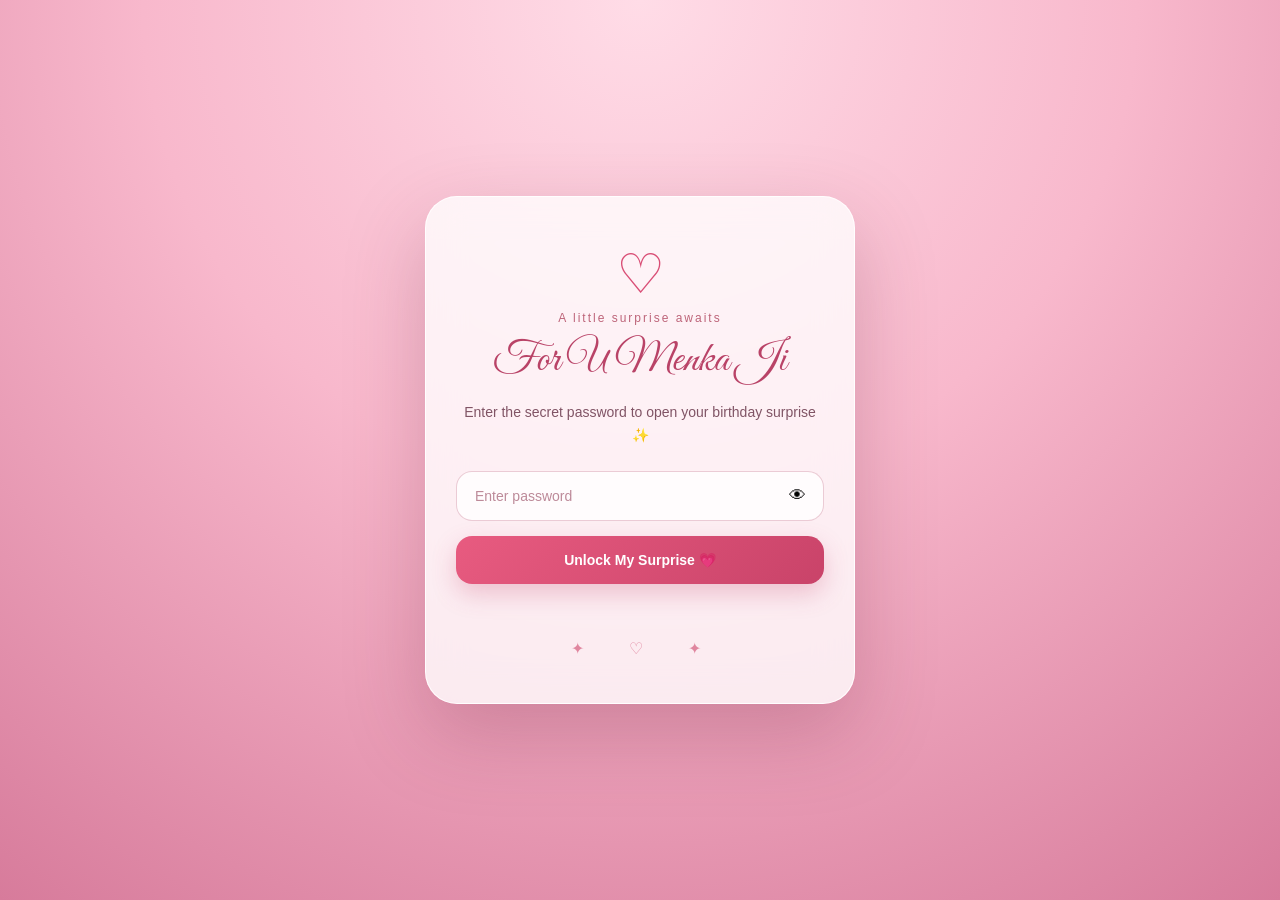
<file: index.html>
<!DOCTYPE html>
<html lang="en">
<head>
    <meta charset="UTF-8">
    <meta name="viewport" content="width=device-width, initial-scale=1.0">

    <title>Birthday Surprise💗</title>

    <link rel="stylesheet" href="style.css">

    <link
            href="https://fonts.googleapis.com/css2?family=Great+Vibes&family=Poppins:wght@300;400;500;600&display=swap"
            rel="stylesheet"
    >
</head>

<body class="locked">

<!-- LOGIN SCREEN -->
<section id="loginScreen" class="login-screen">

    <div class="login-particles"></div>

    <div class="login-card">

        <div class="login-heart">♡</div>

        <p class="login-small">
            A little surprise awaits
        </p>

        <h1>
            For U Menka Ji
        </h1>

        <p class="login-text">
            Enter the secret password to open your birthday surprise ✨
        </p>

        <form id="loginForm">

            <div class="password-box">

                <input
                        type="password"
                        id="password"
                        name="password"
                        placeholder="Enter password"
                        autocomplete="off"
                        required
                >

                <button
                        type="button"
                        id="togglePassword"
                        class="eye-btn"
                        aria-label="Show password"
                >
                    👁
                </button>

            </div>

            <button
                    type="submit"
                    class="login-btn"
            >
                Unlock My Surprise 💗
            </button>

            <p id="loginError" class="login-error">
                Incorrect password. Try again ❤️
            </p>

        </form>

        <div class="login-decoration">
            ✦ &nbsp; ♡ &nbsp; ✦
        </div>

    </div>

</section>

<!-- PERSISTENT MUSIC: this audio belongs to the login page, so the login button
     itself is the browser user gesture that starts playback. -->
<audio id="siteMusic" preload="auto" loop>
    <source src="birthday_audio.mp3" type="audio/mpeg">
</audio>

<!-- MAIN WEBSITE -->
<main id="mainContent"></main>

<!-- PRELOADED MAIN SITE -->
<iframe id="siteFrame" class="site-frame" src="index01.html" title="Birthday surprise" allow="autoplay" loading="eager"></iframe>

<!-- JAVASCRIPT -->
<script>
    const PASSWORD = "menka143";

    const loginForm = document.getElementById("loginForm");
    const passwordInput = document.getElementById("password");
    const loginError = document.getElementById("loginError");
    const togglePassword = document.getElementById("togglePassword");

    /* Show / hide password */
    togglePassword.addEventListener("click", function () {
        if (passwordInput.type === "password") {
            passwordInput.type = "text";
            togglePassword.textContent = "🙈";
        } else {
            passwordInput.type = "password";
            togglePassword.textContent = "👁";
        }
    });

    /* Login */
    loginForm.addEventListener("submit", function (event) {
        event.preventDefault();

        const enteredPassword = passwordInput.value;

        if (enteredPassword === PASSWORD) {

            loginError.style.display = "none";

            // IMPORTANT: play the persistent audio in THIS document.
            // A normal navigation/iframe autoplay can be blocked by browser policy,
            // but a play() call made directly from the successful button click
            // uses the click as the user gesture.
            const siteMusic = document.getElementById("siteMusic");
            if (siteMusic) {
                siteMusic.muted = false;
                siteMusic.volume = 0.65;
                siteMusic.play().catch(() => {});
            }

            const siteFrame = document.getElementById("siteFrame");

            document.body.classList.add("site-open");
            document.getElementById("loginScreen").classList.add("hidden");
            siteFrame.classList.add("visible");

            // The main page can control this parent audio through postMessage.
            // This keeps one audio element only and avoids competing players.
            if (!siteFrame.dataset.audioBridgeBound) {
                siteFrame.dataset.audioBridgeBound = "1";
                window.addEventListener("message", function (event) {
                    if (event.source !== siteFrame.contentWindow) return;
                    if (!event.data || event.data.type !== "birthday-audio") return;
                    if (!siteMusic) return;
                    if (event.data.action === "play") {
                        siteMusic.play().then(() => {
                            siteFrame.contentWindow.postMessage(
                                { type: "birthday-audio-state", playing: true }, "*"
                            );
                        }).catch(() => {});
                    }
                    if (event.data.action === "pause") {
                        siteMusic.pause();
                        siteFrame.contentWindow.postMessage(
                            { type: "birthday-audio-state", playing: false }, "*"
                        );
                    }
                    if (event.data.action === "setVolume") {
                        siteMusic.volume = Math.max(0, Math.min(1, Number(event.data.value) || 0.65));
                    }
                });
            }


        } else {

            loginError.style.display = "block";

            passwordInput.value = "";
            passwordInput.focus();
        }
    });
</script>

</body>
</html>
</file>
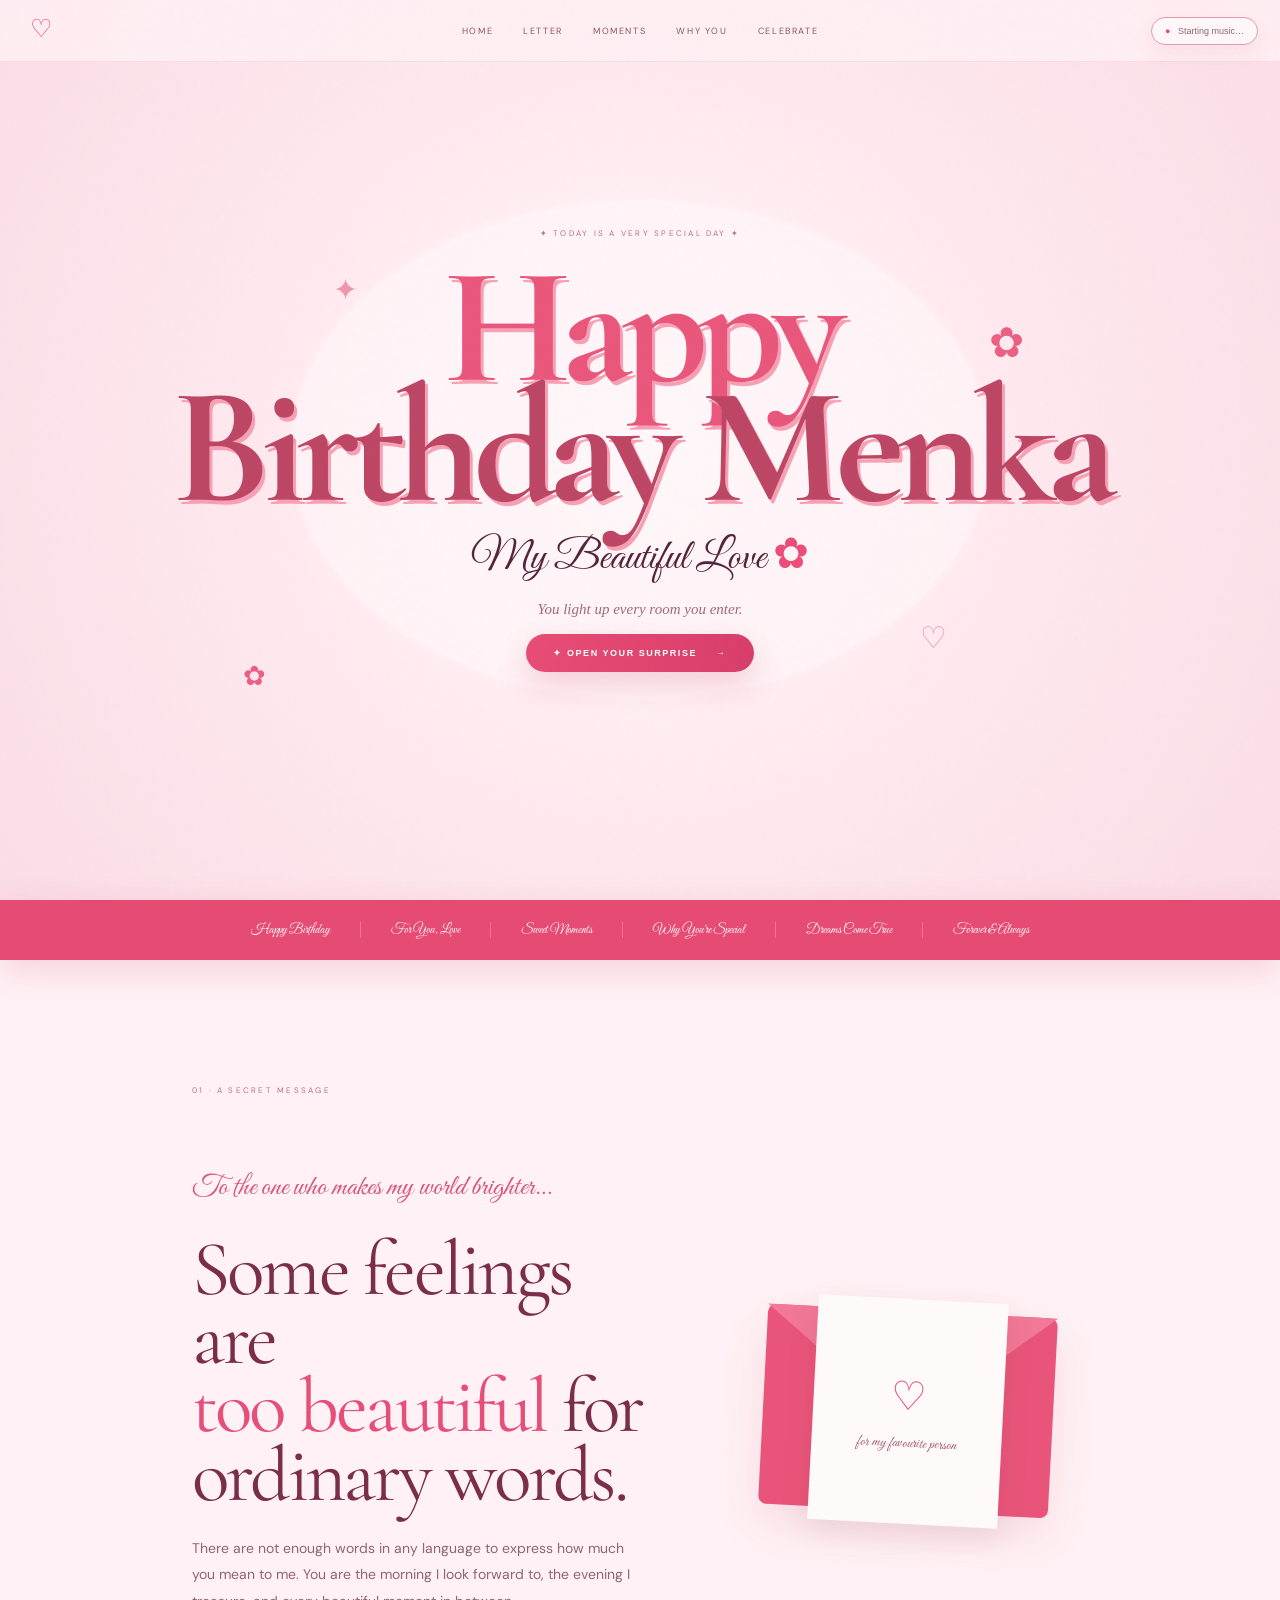
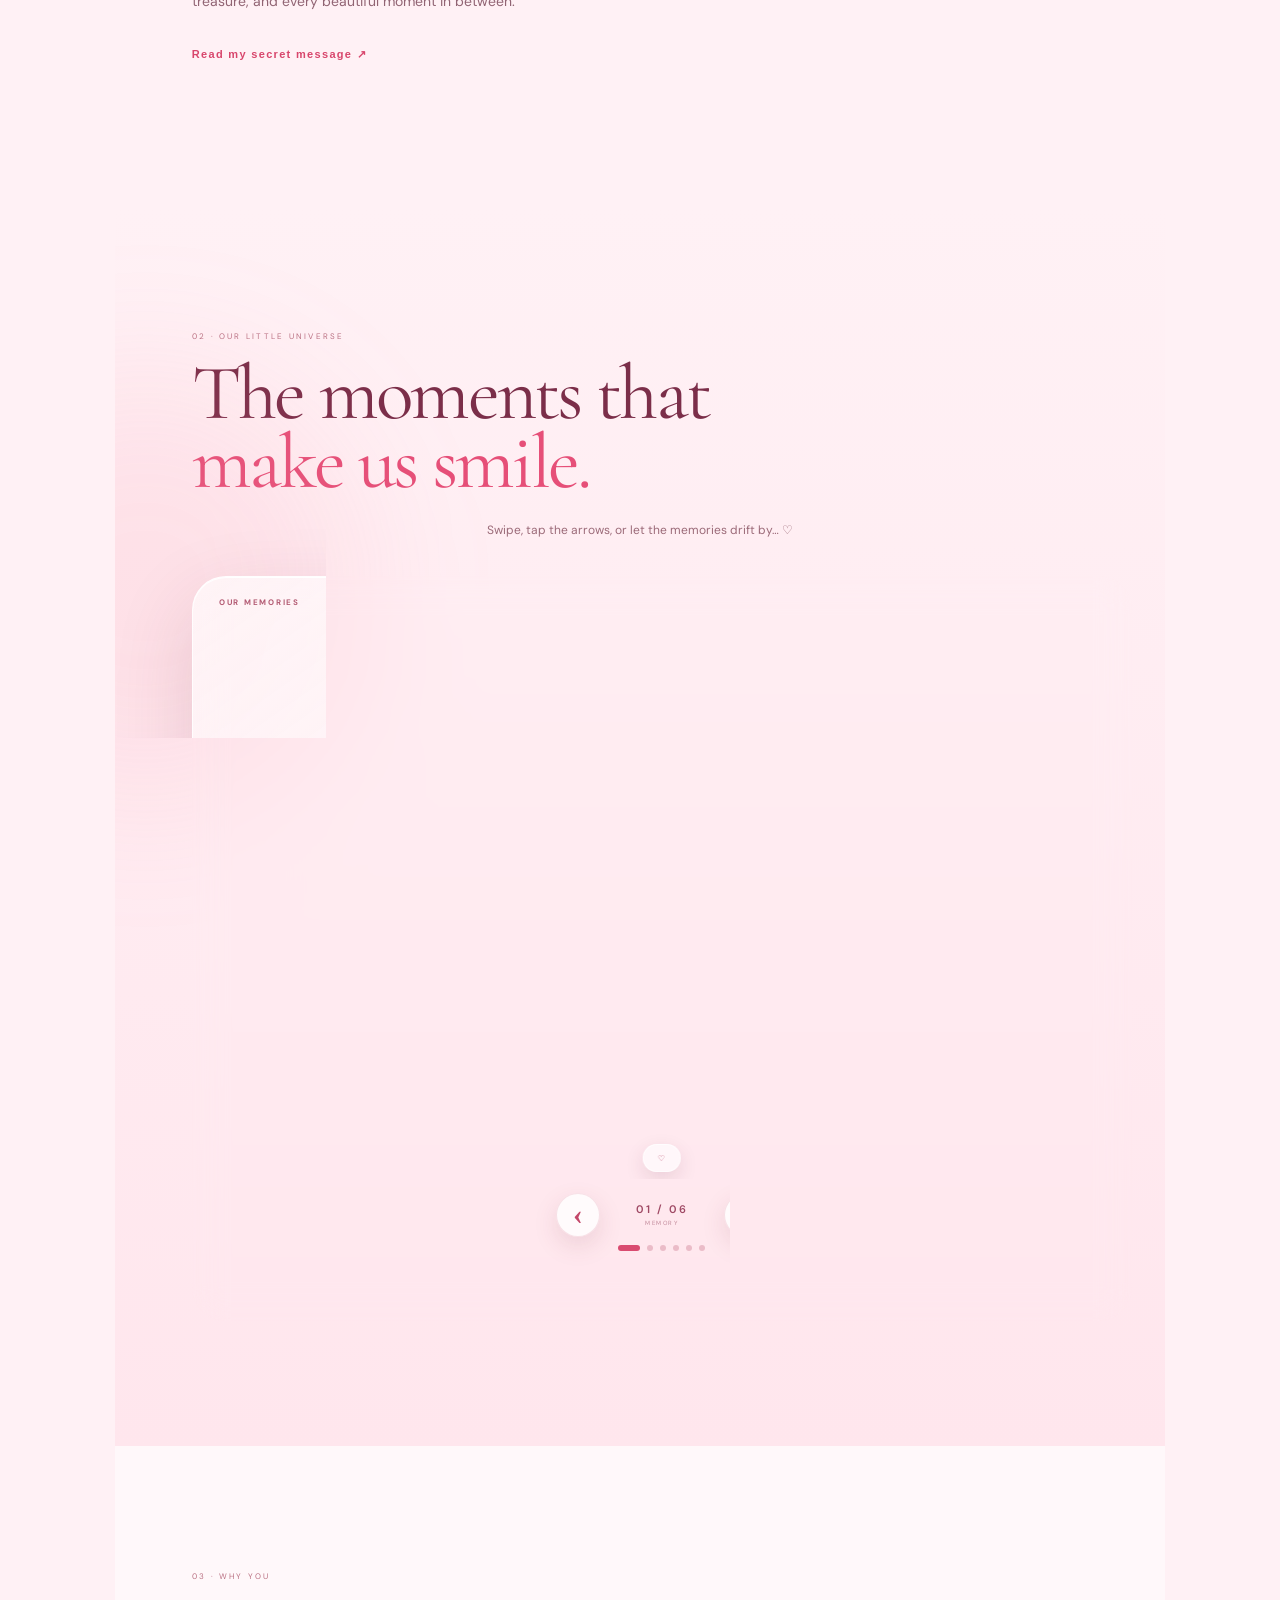
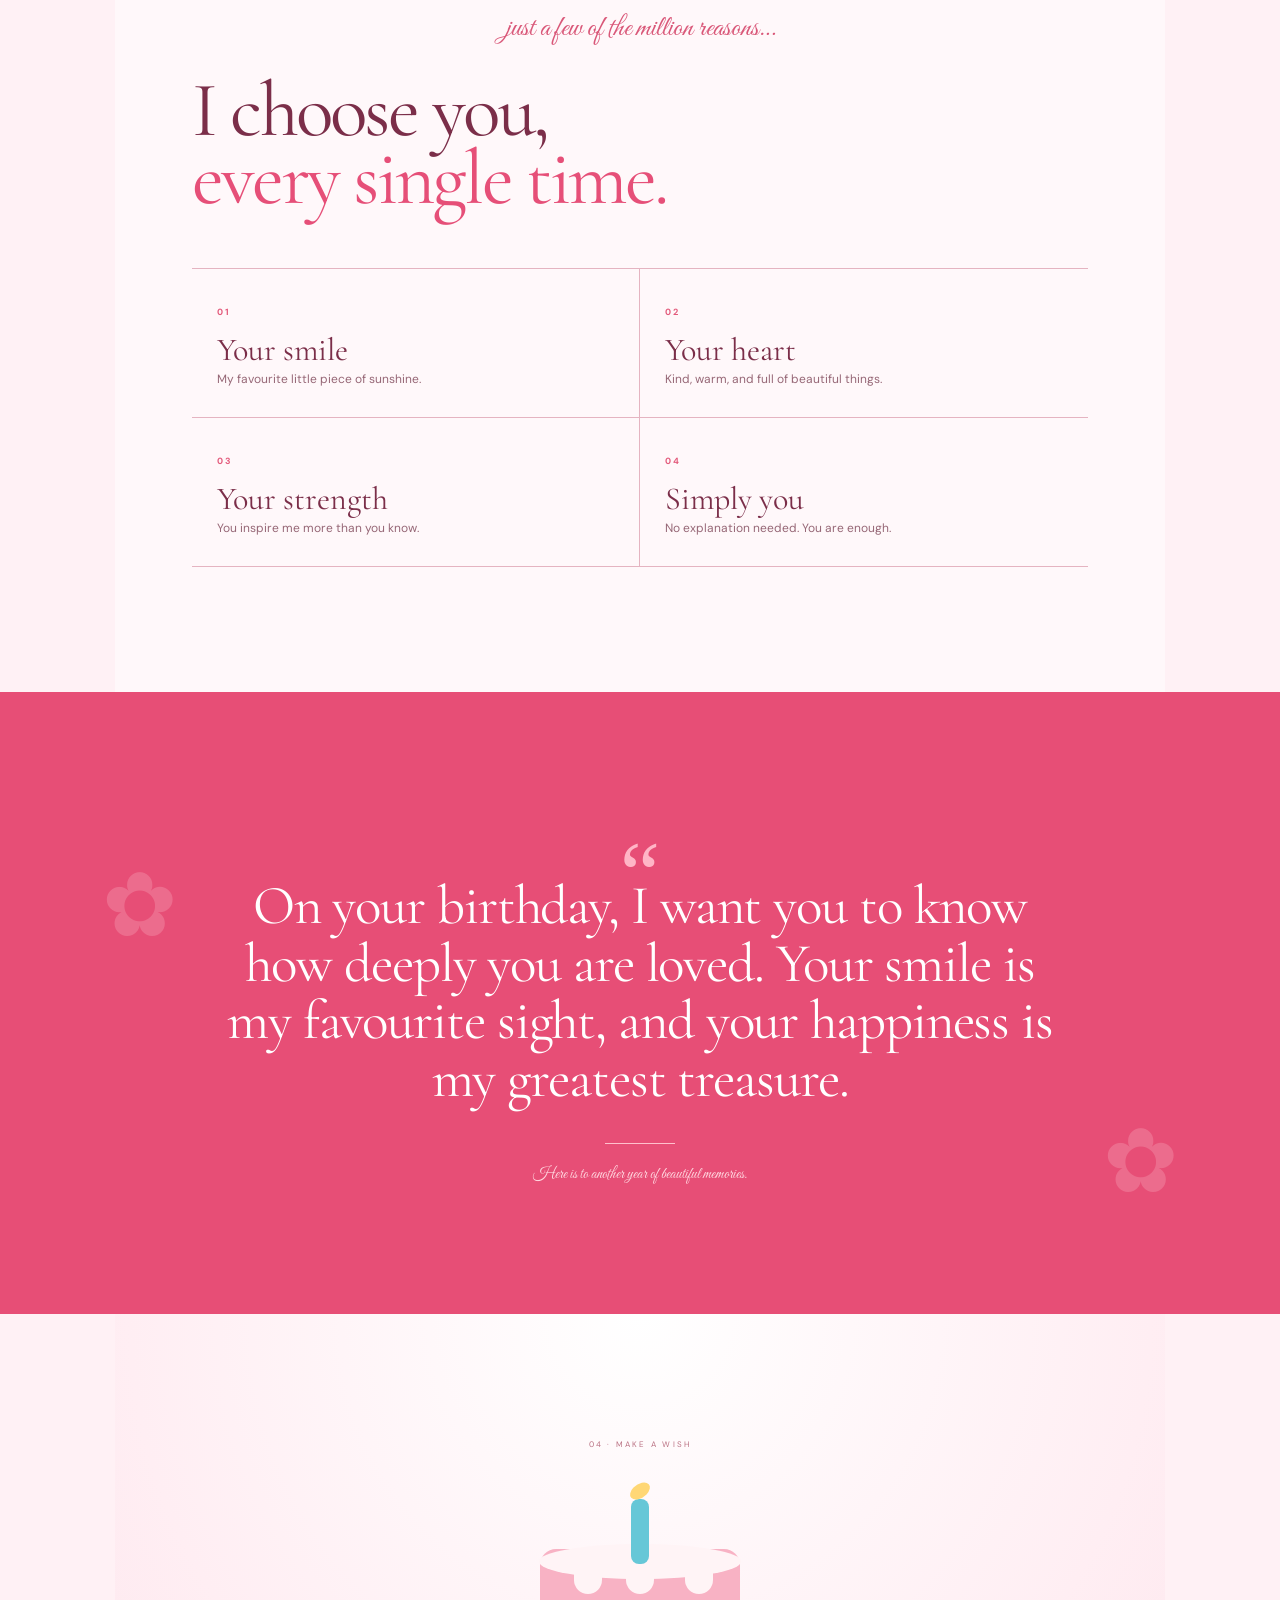
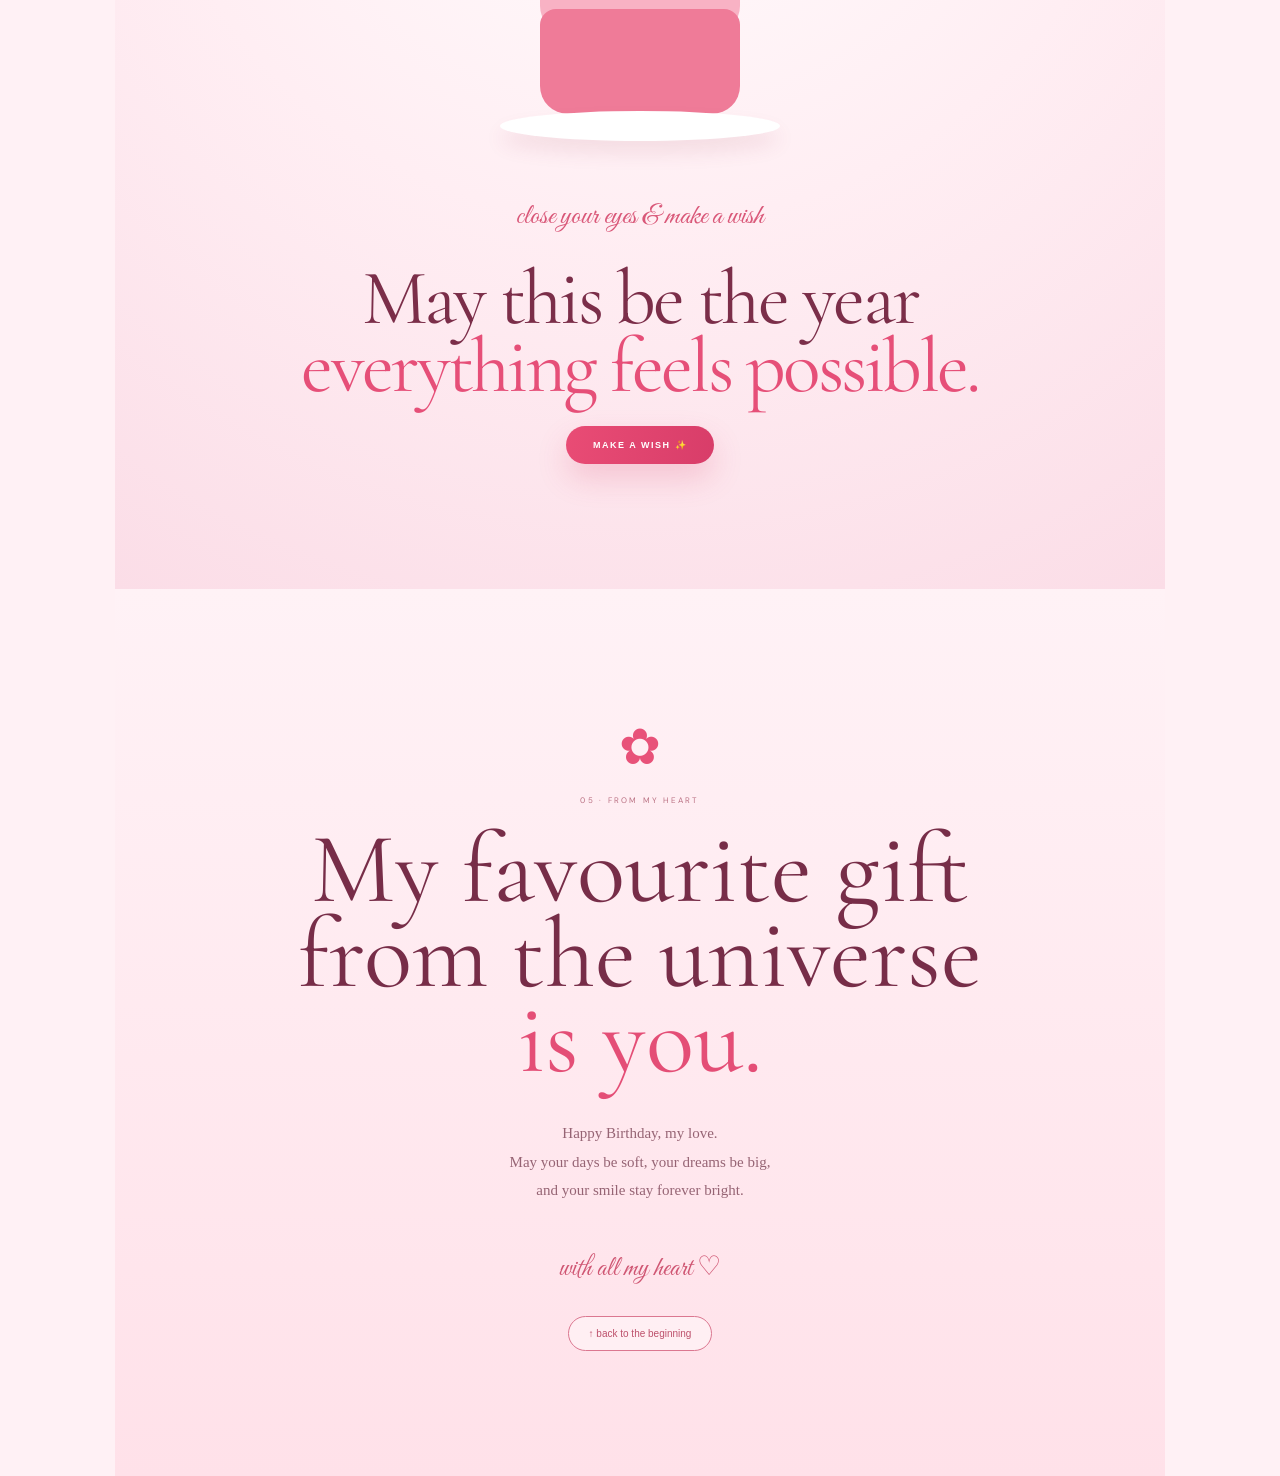
<file: index01.html>
<!DOCTYPE html>
<html lang="en">
<head>
  <meta charset="UTF-8">
  <meta name="viewport" content="width=device-width,initial-scale=1.0">
  <title>Happy Birthday, My Beautiful Love 💗</title>
  <link rel="preconnect" href="https://fonts.googleapis.com">
  <link rel="preconnect" href="https://fonts.gstatic.com" crossorigin>
  <link href="https://fonts.googleapis.com/css2?family=Cormorant+Garamond:wght@500;600;700&family=DM+Sans:wght@400;500;600;700&family=Great+Vibes&display=swap" rel="stylesheet">
  <link rel="stylesheet" href="style.css">
</head>
<body>
<div class="grain"></div>
<div class="petals" id="petals"></div>

<header class="nav">
  <div class="brand">♡</div>
  <nav>
    <a href="#home">HOME</a><a href="#letter">LETTER</a><a href="#moments">MOMENTS</a>
    <a href="#why">WHY YOU</a><a href="#celebrate">CELEBRATE</a>
  </nav>
  <button class="sound" id="sound" type="button">● <span>Starting music…</span></button>
  <!-- Music is controlled by the parent login page to preserve the user gesture. -->
</header>

<main>
  <section class="hero" id="home">
    <div class="hero-inner">
      <div class="tiny">✦ TODAY IS A VERY SPECIAL DAY ✦</div>
      <h1>Happy<br><strong>Birthday Menka</strong></h1>
      <div class="love-title">My Beautiful Love <i>✿</i></div>
      <p class="tagline">You light up every room you enter.</p>
      <button class="surprise" id="surprise">✦ OPEN YOUR SURPRISE <span>→</span></button>
    </div>
    <div class="hero-flower flower-a">✿</div><div class="hero-flower flower-b">✿</div>
    <div class="doodle d1">♡</div><div class="doodle d2">✦</div>
  </section>

  <div class="ribbon">
    <a href="#home">Happy Birthday</a><a href="#letter">For You, Love</a><a href="#moments">Sweet Moments</a>
    <a href="#why">Why You're Special</a><a href="#celebrate">Dreams Come True</a><a href="#final">Forever & Always</a>
  </div>

  <section class="intro section" id="letter">
    <div class="label">01 · A SECRET MESSAGE</div>
    <div class="secret-layout">
      <div>
        <p class="script">To the one who makes my world brighter…</p>
        <h2>Some feelings are<br><span>too beautiful</span> for ordinary words.</h2>
        <p class="body-copy">There are not enough words in any language to express how much you mean to me. You are the morning I look forward to, the evening I treasure, and every beautiful moment in between.</p>
        <button class="text-btn" id="readLetter">Read my secret message ↗</button>
      </div>
      <div class="letter-envelope">
        <div class="envelope-top"></div><div class="letter-paper">
        <span>♡</span><small>for my favourite person</small>
      </div>
      </div>
    </div>
  </section>

  <section class="moments section" id="moments">
    <div class="label">02 · OUR LITTLE UNIVERSE</div>
    <h2 class="section-title">The moments that<br><span>make us smile.</span></h2>
    <p class="center-copy">Swipe, tap the arrows, or let the memories drift by… ♡</p>
    <div class="memory-slider-shell">
      <div class="slider-glow" aria-hidden="true"></div>
      <div class="slider-topline">
        <span class="slider-kicker">OUR MEMORIES</span>
        <span class="slider-live"><i></i> DREAMING OF US</span>
      </div>
      <div class="memory-orbit" aria-label="Photo memories carousel">

        <article class="memory m1"
                 data-msg="A moment I wish I could replay forever. ♡">
          <div class="photo p1">
            <img src="01.jpeg" alt="Memory 1">
          </div>
          <span>♡</span>
        </article>

        <article class="memory m2"
                 data-msg="This smile deserves its own little frame. ✿">
          <div class="photo p2">
            <img src="02.jpeg" alt="Memory 2">
          </div>
          <span>♡</span>
        </article>

        <!-- 5th photo in CENTER -->
        <article class="memory center-memory"
                 data-msg="My favourite memories always have you in them. 💗">
          <div class="photo p3">
            <img src="06.jpeg" alt="Memory 5">
          </div>
          <span>♡</span>
        </article>
        <!-- 5th photo in CENTER -->
        <article class="memory center-memory"
                 data-msg="My favourite memories always have you in them. 💗">
          <div class="photo p3">
            <img src="05.jpeg" alt="Memory 5">
          </div>
          <span>♡</span>
        </article>

        <article class="memory m3"
                 data-msg="One more memory to keep close to my heart.">
          <div class="photo p4">
            <img src="03.jpeg" alt="Memory 3">
          </div>
          <span>♡</span>
        </article>

        <article class="memory m4"
                 data-msg="And somehow, every little moment becomes special.">
          <div class="photo p5">
            <img src="04.jpeg" alt="Memory 4">
          </div>
          <span>♡</span>
        </article>

      </div>
      <div class="slider-bottom">
        <div class="photo-progress"><span id="photoProgress"></span></div>
        <div class="photo-controls">
          <button id="prevPhoto" class="photo-btn" aria-label="Previous photo">‹</button>
          <div class="counter-wrap">
            <span id="photoCounter">01 / 05</span>
            <span class="counter-label">MEMORY</span>
          </div>
          <button id="nextPhoto" class="photo-btn" aria-label="Next photo">›</button>
        </div>
        <div class="slider-dots" id="sliderDots" aria-label="Choose a memory"></div>
      </div>
      <div class="memory-message" id="memoryMessage">Tap a memory ♡</div>
    </div>
  </section>

  <section class="why section" id="why">
    <div class="label">03 · WHY YOU</div>
    <p class="script center">just a few of the million reasons…</p>
    <h2 class="section-title center-title">I choose you,<br><span>every single time.</span></h2>
    <div class="reasons">
      <div><b>01</b><h3>Your smile</h3><p>My favourite little piece of sunshine.</p></div>
      <div><b>02</b><h3>Your heart</h3><p>Kind, warm, and full of beautiful things.</p></div>
      <div><b>03</b><h3>Your strength</h3><p>You inspire me more than you know.</p></div>
      <div><b>04</b><h3>Simply you</h3><p>No explanation needed. You are enough.</p></div>
    </div>
  </section>

  <section class="quote-section">
    <div class="quote-mark">“</div>
    <p>On your birthday, I want you to know how deeply you are loved. Your smile is my favourite sight, and your happiness is my greatest treasure.</p>
    <div class="quote-line"></div><small>Here is to another year of beautiful memories.</small>
  </section>

  <section class="celebrate section" id="celebrate">
    <div class="label">04 · MAKE A WISH</div>
    <div class="cake">
      <div class="flame"></div><div class="candle"></div>
      <div class="icing"><i></i><i></i><i></i></div>
      <div class="cake-layer top-layer"></div><div class="cake-layer bottom-layer"></div><div class="plate"></div>
    </div>
    <p class="script center">close your eyes & make a wish</p>
    <h2 class="section-title center-title">May this be the year<br><span>everything feels possible.</span></h2>
    <button class="surprise" id="wish">MAKE A WISH ✨</button>
  </section>

  <section class="final section" id="final">
    <div class="final-flower">✿</div>
    <div class="label">05 · FROM MY HEART</div>
    <h2>My favourite gift<br>from the universe<br><span>is you.</span></h2>
    <p>Happy Birthday, my love.<br>May your days be soft, your dreams be big,<br>and your smile stay forever bright.</p>
    <div class="signature">with all my heart ♡</div>
    <button class="back" onclick="window.scrollTo({top:0,behavior:'smooth'})">↑ back to the beginning</button>
  </section>
</main>

<div class="modal" id="modal">
  <div class="modal-card">
    <button class="close" id="close">×</button>
    <div class="gift">🎁</div>
    <p class="script">A Secret Message…</p>
    <p>There are not enough words in any language to express how much you mean to me. You are the morning I look forward to, the evening I treasure, and every beautiful moment in between.</p>
    <strong>Happy Birthday, my love.</strong>
    <p>May this year be the most beautiful chapter of your story yet. You are loved beyond measure — today, tomorrow, and every single day after.</p>
    <div class="emojis">🌸 🌙 ✨ 🌷 💗</div>
  </div>
</div>
<script src="script.js"></script>
</body>
</html>
</file>
<file: style.css>
*{box-sizing:border-box}html{scroll-behavior:smooth}body{margin:0;background:#fff1f5;color:#713449;font-family:"DM Sans",sans-serif;overflow-x:hidden}.grain{position:fixed;inset:0;pointer-events:none;z-index:30;opacity:.055;background-image:url("data:image/svg+xml,%3Csvg viewBox='0 0 180 180' xmlns='http://www.w3.org/2000/svg'%3E%3Cfilter id='n'%3E%3CfeTurbulence type='fractalNoise' baseFrequency='.85' numOctaves='3' stitchTiles='stitch'/%3E%3C/filter%3E%3Crect width='100%25' height='100%25' filter='url(%23n)' opacity='.35'/%3E%3C/svg%3E")}.petals{position:fixed;inset:0;pointer-events:none;z-index:2}.petal{position:absolute;color:#ef6b8c;opacity:.45;animation:fall linear forwards}.nav{height:62px;position:fixed;top:0;left:0;right:0;z-index:20;display:flex;align-items:center;justify-content:center;background:rgba(255,241,245,.78);backdrop-filter:blur(13px);border-bottom:1px solid rgba(205,91,120,.12)}.brand{position:absolute;left:30px;color:#e45478;font:25px "Great Vibes"}.nav nav{display:flex;gap:30px}.nav a{font-size:9px;letter-spacing:.18em;text-decoration:none;color:#8d5364}.nav a:hover{color:#e14c73}.sound{position:absolute;right:22px;border:1px solid #e49aae;border-radius:30px;background:#fff7f9;color:#e24e75;padding:8px 13px;font-size:9px;box-shadow:0 8px 20px #bc496117}.sound span{color:#8b6872;margin-left:5px}.hero{height:100vh;min-height:650px;position:relative;display:flex;align-items:center;justify-content:center;text-align:center;overflow:hidden;background:radial-gradient(circle at 50% 50%,#fff9fa 0,#ffe9ef 48%,#fbdde7 100%)}.hero:before{content:"";position:absolute;width:700px;height:500px;border-radius:50%;background:#fff7fa;filter:blur(2px);opacity:.65}.hero-inner{position:relative;z-index:3}.tiny,.label{font-size:8px;letter-spacing:.28em;color:#ba7183}.hero h1{font:700 clamp(90px,13vw,170px)/.72 "Cormorant Garamond";letter-spacing:-.055em;margin:30px 0 20px;color:#e9577b;text-shadow:3px 4px #f7a0b5}.hero h1 strong{color:#bd4664}.love-title{font:43px "Great Vibes";color:#55243a}.love-title i{font-family:serif;color:#ed4c78;font-style:normal}.tagline{font:italic 15px Georgia;color:#a56876;margin:16px}.surprise{border:0;border-radius:30px;background:linear-gradient(100deg,#e94c75,#d83d69);color:#fff;padding:14px 27px;font-size:9px;letter-spacing:.17em;font-weight:700;box-shadow:0 14px 30px #d8436a35;cursor:pointer;transition:.25s}.surprise:hover{transform:translateY(-3px);box-shadow:0 18px 35px #d8436a45}.surprise span{margin-left:15px}.hero-flower{position:absolute;color:#ed5e82;font-size:42px;z-index:2;animation:float 4s ease-in-out infinite}.flower-a{top:35%;right:20%}.flower-b{bottom:23%;left:19%;font-size:27px}.doodle{position:absolute;color:#e96a88;font-size:30px;opacity:.65}.d1{right:26%;bottom:27%}.d2{left:26%;top:30%}@keyframes float{50%{transform:translateY(-13px) rotate(8deg)}}.ribbon{min-height:60px;background:#e64b74;color:#fff;display:flex;justify-content:center;align-items:center;gap:0;box-shadow:0 10px 35px #c9365f2b;position:relative;z-index:4}.ribbon a{color:#fff;text-decoration:none;font:13px "Great Vibes";padding:0 30px;border-right:1px solid #f48ca5a0}.ribbon a:last-child{border:0}.section{width:min(1050px,100%);margin:auto;padding:125px 6vw}.intro{min-height:650px}.secret-layout{display:grid;grid-template-columns:1fr 360px;gap:80px;align-items:center;margin-top:45px}.script{font:29px "Great Vibes";color:#d95778}.intro h2,.section-title{font:clamp(48px,7vw,78px)/.88 "Cormorant Garamond";letter-spacing:-.035em;color:#7b2e49;margin:18px 0 25px}.intro h2 span,.section-title span{color:#e64f78}.body-copy{max-width:520px;line-height:1.9;color:#916473;font-size:14px}.text-btn{border:0;background:none;color:#d8466c;font-size:11px;letter-spacing:.12em;font-weight:700;padding:20px 0;cursor:pointer}.letter-envelope{height:300px;position:relative;display:flex;align-items:center;justify-content:center;transform:rotate(3deg)}.letter-envelope:before{content:"";position:absolute;width:290px;height:200px;background:#e9557a;border-radius:8px;box-shadow:0 20px 45px #ba49631f}.envelope-top{position:absolute;z-index:2;border-left:145px solid transparent;border-right:145px solid transparent;border-top:115px solid #f17896;top:50px}.letter-paper{position:relative;z-index:3;width:190px;height:225px;background:#fffafa;box-shadow:0 10px 30px #7b30441c;padding:25px;text-align:center;display:flex;flex-direction:column;justify-content:center;gap:12px}.letter-paper span{font-size:40px;color:#e75078}.letter-paper small{font:15px "Great Vibes";color:#a35b6d}.moments{background:linear-gradient(180deg,#fff1f5,#ffe6ed)}.center-copy{text-align:center;color:#9b6a78;font-size:12px}.memory-orbit{height:610px;max-width:780px;margin:45px auto 0;position:relative}.memory{position:absolute;text-align:center;cursor:pointer;transition:.35s}.memory:hover{transform:translateY(-12px) rotate(0deg)!important}.memory span{display:block;margin-top:8px;font-size:9px;color:#cf5872}.photo{width:145px;height:145px;border-radius:50%;border:8px solid #fff;box-shadow:0 12px 35px #ae3e5e20;display:flex;align-items:center;justify-content:center;font-size:9px;letter-spacing:.18em;color:#b14d69;text-align:center;background:linear-gradient(145deg,#f8cad6,#f5aebf)}.p2{background:linear-gradient(145deg,#f8d7d8,#edb2c3)}.p4{background:linear-gradient(145deg,#f6d9e2,#f0b8c8)}.p5{background:linear-gradient(145deg,#f8d0db,#eeb0c3)}.center-memory{left:50%;top:45%;transform:translate(-50%,-50%);z-index:2}.center-memory .photo{width:190px;height:190px;border-width:10px;background:linear-gradient(145deg,#f6b7c9,#ec7797);color:#fff;box-shadow:0 22px 60px #ae3e5e35}.m1{left:4%;top:20%;transform:rotate(-9deg)}.m2{right:8%;top:13%;transform:rotate(8deg)}.m3{left:16%;bottom:7%;transform:rotate(7deg)}.m4{right:3%;bottom:2%;transform:rotate(-7deg)}.memory-message{text-align:center;font:16px "Great Vibes";color:#bd6479;min-height:25px}.why{background:#fff8fa}.center{text-align:center}.center-title{margin-top:15px}.reasons{display:grid;grid-template-columns:1fr 1fr;margin-top:55px;border-top:1px solid #e5b4c1}.reasons div{padding:30px 25px;border-bottom:1px solid #e5b4c1}.reasons div:nth-child(odd){border-right:1px solid #e5b4c1}.reasons b{font-size:9px;letter-spacing:.2em;color:#e35a7b}.reasons h3{font:32px "Cormorant Garamond";margin:10px 0 2px;color:#7b2e49}.reasons p{margin:0;color:#966776;font-size:12px}.quote-section{padding:130px 8vw;text-align:center;background:#e74e76;color:white;position:relative;overflow:hidden}.quote-section:before,.quote-section:after{content:"✿";position:absolute;color:#f6a6b9;font-size:90px;opacity:.35}.quote-section:before{left:8%;top:25%}.quote-section:after{right:8%;bottom:15%}.quote-mark{font:90px Georgia;color:#ffb5c6;height:55px}.quote-section p{max-width:850px;margin:0 auto;font:clamp(31px,5vw,55px)/1.05 "Cormorant Garamond";letter-spacing:-.02em}.quote-line{width:70px;height:1px;background:#ffc0cd;margin:35px auto 18px}.quote-section small{font:16px "Great Vibes";color:#ffd6df}.celebrate{text-align:center;background:radial-gradient(circle at 50% 0,#fff 0,#ffeef3 50%,#fbdde7 100%)}.cake{height:300px;position:relative;width:310px;margin:20px auto}.plate{position:absolute;width:280px;height:30px;border-radius:50%;background:#fff;bottom:28px;left:15px;box-shadow:0 12px 20px #9e3b551c}.cake-layer{position:absolute;left:55px;width:200px;background:#e95077;border-radius:16px 16px 28px 28px}.bottom-layer{height:105px;bottom:55px;background:#ef7b98}.top-layer{height:85px;bottom:135px;background:#f8b2c4}.icing{position:absolute;z-index:4;left:54px;bottom:190px;width:202px;height:35px;background:#fff4f6;border-radius:50%}.icing i{position:absolute;width:28px;height:28px;border-radius:0 0 18px 18px;background:#fff4f6;bottom:-15px}.icing i:nth-child(1){left:35px}.icing i:nth-child(2){left:87px}.icing i:nth-child(3){right:28px}.candle{position:absolute;z-index:6;width:18px;height:65px;left:146px;bottom:205px;background:#66c7d7;border-radius:8px}.flame{position:absolute;z-index:7;width:14px;height:22px;left:148px;bottom:267px;background:#ffd775;border-radius:60% 40% 60% 40%;transform:rotate(45deg);animation:flicker .7s infinite alternate}@keyframes flicker{to{transform:rotate(45deg) scale(1.15)}}.final{text-align:center;min-height:780px;display:flex;flex-direction:column;align-items:center;justify-content:center;background:linear-gradient(180deg,#fff2f6,#ffe1e9)}.final-flower{font-size:50px;color:#e85279;margin-bottom:15px}.final h2{font:clamp(55px,9vw,100px)/.85 "Cormorant Garamond";color:#772d48;margin:22px 0}.final h2 span{color:#e44e76}.final>p{font:15px/1.9 Georgia;color:#966474}.signature{font:27px "Great Vibes";color:#cf5572;margin:30px}.back{border:1px solid #db7790;background:#ffffff66;border-radius:30px;padding:11px 20px;color:#bd506b;font-size:10px;cursor:pointer}.modal{display:none;position:fixed;z-index:100;inset:0;background:#61283e88;backdrop-filter:blur(8px);align-items:center;justify-content:center;padding:20px}.modal.show{display:flex}.modal-card{width:min(520px,100%);background:#fffafb;border-radius:22px;padding:45px 45px 35px;text-align:center;box-shadow:0 30px 90px #42132655;position:relative}.gift{font-size:42px}.modal-card p:not(.script){font:italic 15px/1.8 Georgia;color:#8b5b69}.modal-card strong{font:20px "Great Vibes";color:#cf4e70}.emojis{margin-top:25px}.close{position:absolute;right:15px;top:12px;width:30px;height:30px;border:0;border-radius:50%;background:#f4c0cc;color:#a53e5b;font-size:21px;cursor:pointer}@keyframes fall{to{transform:translateY(105vh) rotate(250deg);opacity:0}}@media(max-width:700px){.nav nav{gap:12px}.nav a{font-size:7px}.brand{left:12px}.sound{right:10px;padding:7px 9px}.ribbon{overflow-x:auto;justify-content:flex-start;padding:0 10px}.ribbon a{white-space:nowrap;padding:0 18px}.secret-layout{grid-template-columns:1fr;gap:15px}.letter-envelope{height:250px}.memory-orbit{height:570px}.photo{width:105px;height:105px}.center-memory .photo{width:150px;height:150px}.m1{left:0}.m2{right:0}.m3{left:4%}.m4{right:0}.reasons{grid-template-columns:1fr}.reasons div:nth-child(odd){border-right:0}.section{padding-left:25px;padding-right:25px}.modal-card{padding:40px 25px}.hero h1{font-size:100px}}
/* =====================================================
   SWIPE PHOTO GALLERY
   ===================================================== */

.memory-orbit {
    width: min(900px, 92vw);
    height: 520px;
    margin: 45px auto 20px;

    display: flex;
    align-items: center;
    gap: 25px;

    padding: 20px;

    overflow-x: auto;
    overflow-y: hidden;

    scroll-snap-type: x mandatory;
    scroll-behavior: smooth;

    -webkit-overflow-scrolling: touch;

    scrollbar-width: none;

    background: rgba(255, 255, 255, 0.28);
    border: 1px solid rgba(255, 255, 255, 0.75);
    border-radius: 30px;

    box-shadow:
            0 20px 60px rgba(130, 45, 75, 0.15);
}

.memory-orbit::-webkit-scrollbar {
    display: none;
}


/* EACH SLIDE */

.memory {
    position: relative !important;

    flex: 0 0 100%;

    width: 100%;
    height: 100%;

    display: flex;
    align-items: center;
    justify-content: center;

    scroll-snap-align: center;
    scroll-snap-stop: always;

    transform: none !important;

    cursor: grab;

    text-align: center;
}

.memory:active {
    cursor: grabbing;
}


/* PHOTO FRAME */

.memory .photo {
    width: min(430px, 82vw);
    height: 430px;

    border: 8px solid white;
    border-radius: 25px;

    overflow: hidden;

    background: #f7c8d5;

    box-shadow:
            0 18px 45px rgba(120, 40, 70, 0.22);

    transform: none !important;

    transition: transform .35s ease,
    box-shadow .35s ease;
}


/* IMAGE */

.memory .photo img {
    width: 100%;
    height: 100%;

    display: block;

    object-fit: cover;
    object-position: center;

    border-radius: 17px;

    transform: none !important;
}


/* HOVER */

.memory:hover .photo {
    transform: scale(1.02) !important;

    box-shadow:
            0 22px 55px rgba(120, 40, 70, 0.28);
}


/* PHOTO NUMBER */

.memory > span {
    position: absolute;

    bottom: 12px;
    left: 50%;

    transform: translateX(-50%);

    z-index: 10;

    padding: 6px 12px;

    border-radius: 30px;

    background: rgba(255, 255, 255, 0.92);

    color: #cf5572;

    font-size: 10px;
    letter-spacing: .15em;
}


/* =====================================================
   5TH PHOTO — SPECIAL CENTRE PHOTO
   ===================================================== */

.center-memory .photo {
    width: min(470px, 85vw);
    height: 450px;

    border: 10px solid white;

    border-radius: 28px;

    box-shadow:
            0 25px 65px rgba(170, 55, 90, 0.30);
}

.center-memory .photo img {
    object-fit: cover;
}


/* =====================================================
   SWIPE HINT
   ===================================================== */

.memory-orbit::after {
    content: "←  SWIPE  →";

    position: absolute;

    left: 50%;
    bottom: 8px;

    transform: translateX(-50%);

    color: #bd6479;

    font-size: 9px;
    letter-spacing: .18em;

    pointer-events: none;

    opacity: .7;
}


/* =====================================================
   MOBILE
   ===================================================== */

@media (max-width: 700px) {

    .memory-orbit {
        width: 94vw;
        height: 500px;

        padding: 15px;

        gap: 15px;

        border-radius: 24px;
    }

    .memory {
        flex: 0 0 100%;
    }

    .memory .photo {
        width: 82vw;
        height: 400px;

        border-width: 6px;
        border-radius: 20px;
    }

    .memory .photo img {
        border-radius: 14px;
    }

    .center-memory .photo {
        width: 84vw;
        height: 420px;

        border-width: 8px;
    }

    .memory > span {
        bottom: 8px;
    }
}

/* =========================================
   PHOTO CHANGE BUTTONS
   ========================================= */

.photo-controls {
    display: flex;
    align-items: center;
    justify-content: center;
    gap: 25px;

    margin: 18px auto 35px;
}

.photo-btn {
    width: 48px;
    height: 48px;

    border: none;
    border-radius: 50%;

    background: rgba(255, 255, 255, 0.9);
    color: #c65372;

    font-size: 20px;
    font-weight: bold;

    cursor: pointer;

    display: flex;
    align-items: center;
    justify-content: center;

    box-shadow: 0 8px 25px rgba(150, 50, 80, 0.18);

    transition:
            transform 0.25s ease,
            background 0.25s ease,
            box-shadow 0.25s ease;
}

.photo-btn:hover {
    transform: scale(1.12);
    background: #fff;
    box-shadow: 0 12px 30px rgba(150, 50, 80, 0.28);
}

.photo-btn:active {
    transform: scale(0.92);
}

#photoCounter {
    min-width: 55px;

    text-align: center;

    color: #bd6479;

    font-size: 12px;
    font-weight: 600;

    letter-spacing: 2px;
}


/* MOBILE */

@media (max-width: 600px) {

    .photo-controls {
        gap: 20px;
        margin-top: 12px;
    }

    .photo-btn {
        width: 44px;
        height: 44px;
        font-size: 18px;
    }
}
/* ================================
   LOGIN PAGE
   ================================ */

.login-screen {
    position: fixed;
    inset: 0;

    z-index: 99999;

    display: flex;
    align-items: center;
    justify-content: center;

    padding: 20px;

    background:
            radial-gradient(
                    circle at top,
                    #ffdce7,
                    #f8b8cc 45%,
                    #d77b9b
            );

    transition:
            opacity .8s ease,
            visibility .8s ease;
}


.login-screen.hidden {
    opacity: 0;
    visibility: hidden;
    pointer-events: none;
}


/* CARD */

.login-card {
    width: min(430px, 92vw);

    padding: 45px 30px;

    text-align: center;

    background:
            rgba(255,255,255,.78);

    backdrop-filter: blur(18px);
    -webkit-backdrop-filter: blur(18px);

    border: 1px solid
    rgba(255,255,255,.9);

    border-radius: 32px;

    box-shadow:
            0 30px 80px
            rgba(110,30,60,.25);

    animation:
            loginAppear .9s ease;
}


@keyframes loginAppear {

    from {
        opacity: 0;
        transform:
                translateY(30px)
                scale(.95);
    }

    to {
        opacity: 1;
        transform:
                translateY(0)
                scale(1);
    }
}


/* HEART */

.login-heart {
    font-size: 55px;

    color: #d94e76;

    animation:
            heartbeat 1.8s infinite;
}


@keyframes heartbeat {

    0%,100% {
        transform: scale(1);
    }

    50% {
        transform: scale(1.15);
    }
}


.login-small {
    margin: 5px 0;

    color: #bd6479;

    font-size: 12px;

    letter-spacing: 2px;
}


.login-card h1 {
    margin: 8px 0 12px;

    font-family:
            "Great Vibes",
            cursive;

    font-size: 43px;

    font-weight: 400;

    color: #b94367;
}


.login-text {
    margin-bottom: 25px;

    color: #805465;

    font-size: 14px;

    line-height: 1.6;
}


/* PASSWORD */

.password-box {
    position: relative;

    width: 100%;
}


.password-box input {
    width: 100%;

    box-sizing: border-box;

    padding: 16px 50px 16px 18px;

    border: 1px solid
    rgba(190,90,120,.3);

    border-radius: 16px;

    outline: none;

    background:
            rgba(255,255,255,.8);

    color: #74384e;

    font-size: 14px;

    transition:
            border .25s ease,
            box-shadow .25s ease;
}


.password-box input:focus {
    border-color: #d85b7c;

    box-shadow:
            0 0 0 4px
            rgba(216,91,124,.12);
}


.password-box input::placeholder {
    color: #bd8a99;
}


/* EYE BUTTON */

.eye-btn {
    position: absolute;

    right: 8px;
    top: 50%;

    transform: translateY(-50%);

    width: 38px;
    height: 38px;

    border: none;

    border-radius: 50%;

    background: transparent;

    cursor: pointer;

    font-size: 17px;
}


/* LOGIN BUTTON */

.login-btn {
    width: 100%;

    margin-top: 15px;

    padding: 16px;

    border: none;

    border-radius: 16px;

    background:
            linear-gradient(
                    135deg,
                    #e85b80,
                    #c94369
            );

    color: white;

    font-size: 14px;

    font-weight: 600;

    cursor: pointer;

    box-shadow:
            0 10px 25px
            rgba(190,60,100,.25);

    transition:
            transform .25s ease,
            box-shadow .25s ease;
}


.login-btn:hover {
    transform: translateY(-2px);

    box-shadow:
            0 15px 35px
            rgba(190,60,100,.35);
}


.login-btn:active {
    transform: scale(.97);
}


/* ERROR */

.login-error {
    height: 18px;

    margin: 12px 0 0;

    color: #d33e63;

    font-size: 12px;

    opacity: 0;

    transition: opacity .25s ease;
}


.login-error.show {
    opacity: 1;
}


/* DECORATION */

.login-decoration {
    margin-top: 25px;

    color: #d45b7c;

    letter-spacing: 8px;

    opacity: .7;
}


/* MOBILE */

@media (max-width:600px) {

    .login-card {
        padding: 35px 22px;

        border-radius: 26px;
    }

    .login-card h1 {
        font-size: 38px;
    }

    .login-heart {
        font-size: 48px;
    }
}
/* =========================================================
   PREMIUM MEMORY SLIDER — refined UI
   ========================================================= */
.moments{
    position:relative;
    overflow:hidden;
}
.moments:before{
    content:"";
    position:absolute;
    width:420px;height:420px;
    left:-180px;top:170px;
    border-radius:50%;
    background:rgba(245,139,165,.13);
    filter:blur(70px);
    pointer-events:none;
}
.memory-slider-shell{
    position:relative;
    width:min(940px,94vw);
    margin:38px auto 0;
    padding:18px 18px 20px;
    border:1px solid rgba(255,255,255,.88);
    border-radius:34px;
    background:linear-gradient(145deg,rgba(255,255,255,.62),rgba(255,237,243,.38));
    box-shadow:0 28px 80px rgba(118,43,70,.16), inset 0 1px 0 rgba(255,255,255,.95);
    backdrop-filter:blur(16px);
    -webkit-backdrop-filter:blur(16px);
}
.slider-glow{
    position:absolute;
    width:280px;height:280px;
    left:50%;top:45%;
    transform:translate(-50%,-50%);
    background:rgba(238,83,126,.13);
    filter:blur(70px);
    pointer-events:none;
}
.slider-topline{
    position:relative;
    z-index:5;
    display:flex;
    justify-content:space-between;
    align-items:center;
    padding:2px 8px 12px;
    color:#b35b73;
    font-size:8px;
    letter-spacing:.22em;
}
.slider-kicker{font-weight:700}
.slider-live{opacity:.7}
.slider-live i{
    display:inline-block;
    width:6px;height:6px;
    margin-right:6px;
    border-radius:50%;
    background:#e6577d;
    box-shadow:0 0 0 5px rgba(230,87,125,.1);
    animation:sliderPulse 1.8s infinite;
}
@keyframes sliderPulse{50%{opacity:.35;transform:scale(.8)}}

/* Override the old orbit layout cleanly */
.memory-slider-shell .memory-orbit{
    position:relative;
    width:100%;
    height:min(590px,68vw);
    min-height:430px;
    max-width:none;
    margin:0;
    padding:20px 0 28px;
    display:flex;
    align-items:center;
    gap:18px;
    overflow-x:auto;
    overflow-y:hidden;
    scroll-snap-type:x mandatory;
    scroll-padding:0 9%;
    border:0;
    border-radius:24px;
    background:transparent;
    box-shadow:none;
}
.memory-slider-shell .memory{
    position:relative!important;
    flex:0 0 82%;
    width:82%;
    height:100%;
    min-height:390px;
    display:flex;
    align-items:center;
    justify-content:center;
    scroll-snap-align:center;
    scroll-snap-stop:always;
    transform:none!important;
    cursor:grab;
}
.memory-slider-shell .memory:first-child{margin-left:9%}
.memory-slider-shell .memory:last-child{margin-right:9%}
.memory-slider-shell .memory .photo,
.memory-slider-shell .center-memory .photo{
    position:relative;
    width:min(500px,72%);
    height:100%;
    max-height:510px;
    min-height:370px;
    padding:7px;
    border:1px solid rgba(255,255,255,.95);
    border-radius:27px;
    overflow:hidden;
    background:#fff;
    box-shadow:0 22px 55px rgba(104,36,63,.22);
    transition:transform .45s cubic-bezier(.2,.8,.2,1),box-shadow .45s ease;
}
.memory-slider-shell .memory .photo:before{
    content:"";
    position:absolute;
    z-index:2;
    inset:7px;
    border:1px solid rgba(255,255,255,.55);
    border-radius:21px;
    pointer-events:none;
}
.memory-slider-shell .memory .photo img,
.memory-slider-shell .center-memory .photo img{
    position:relative;
    z-index:1;
    width:100%;
    height:100%;
    display:block;
    object-fit:cover;
    object-position:center;
    border-radius:21px;
    transition:transform .8s cubic-bezier(.2,.8,.2,1),filter .5s ease;
}
.memory-slider-shell .memory:hover .photo{
    transform:translateY(-5px) scale(1.012)!important;
    box-shadow:0 28px 70px rgba(104,36,63,.28);
}
.memory-slider-shell .memory:hover .photo img{transform:scale(1.035)}
.memory-slider-shell .memory > span{
    left:50%;
    bottom:19px;
    transform:translateX(-50%);
    padding:8px 14px;
    border:1px solid rgba(255,255,255,.75);
    background:rgba(255,250,252,.84);
    box-shadow:0 7px 20px rgba(82,26,47,.12);
    backdrop-filter:blur(8px);
    color:#b94768;
    font-size:8px;
    letter-spacing:.2em;
}
.memory-slider-shell .memory:nth-child(1) .photo,
.memory-slider-shell .memory:nth-child(2) .photo,
.memory-slider-shell .memory:nth-child(3) .photo,
.memory-slider-shell .memory:nth-child(4) .photo,
.memory-slider-shell .memory:nth-child(5) .photo{
    background:#fff;
}
.memory-slider-shell .memory-orbit::after{display:none}

/* Controls */
.slider-bottom{
    position:relative;
    z-index:6;
    padding:2px 8px 0;
}
.photo-progress{
    width:100%;
    height:2px;
    border-radius:10px;
    overflow:hidden;
    background:rgba(185,88,115,.12);
}
.photo-progress span{
    display:block;
    width:20%;
    height:100%;
    border-radius:10px;
    background:linear-gradient(90deg,#e7557b,#c63e62);
    transition:width .45s ease;
}
.slider-bottom .photo-controls{
    margin:10px auto 2px;
    gap:22px;
}
.slider-bottom .photo-btn{
    width:44px;height:44px;
    border:1px solid rgba(212,105,133,.18);
    background:rgba(255,255,255,.82);
    color:#c34769;
    font-family:Georgia,serif;
    font-size:29px;
    line-height:1;
    box-shadow:0 9px 24px rgba(121,43,70,.13);
}
.slider-bottom .photo-btn:hover{
    transform:translateY(-2px) scale(1.06);
    background:#fff;
}
.counter-wrap{
    min-width:80px;
    text-align:center;
}
#photoCounter{
    display:block;
    min-width:0;
    color:#9f4964;
    font:600 11px "DM Sans",sans-serif;
    letter-spacing:.18em;
}
.counter-label{
    display:block;
    margin-top:3px;
    color:#c18899;
    font-size:6px;
    letter-spacing:.25em;
}
.slider-dots{
    display:flex;
    justify-content:center;
    align-items:center;
    gap:7px;
    margin:8px 0 2px;
}
.slider-dot{
    width:6px;height:6px;
    padding:0;border:0;border-radius:50%;
    background:#e0a5b4;
    opacity:.65;
    cursor:pointer;
    transition:.3s ease;
}
.slider-dot.active{
    width:22px;
    border-radius:8px;
    background:#d94b70;
    opacity:1;
}
.memory-message{
    position:relative;
    margin:13px auto 0;
    width:fit-content;
    max-width:90%;
    padding:9px 17px;
    border:1px solid rgba(218,121,145,.13);
    border-radius:30px;
    background:rgba(255,255,255,.55);
    color:#b45b72;
    font-size:12px;
    box-shadow:0 7px 20px rgba(119,43,68,.07);
}
@media(max-width:700px){
    .memory-slider-shell{
        width:95vw;
        padding:14px 12px 17px;
        border-radius:27px;
    }
    .slider-topline{padding:1px 5px 8px}
    .slider-live{display:none}
    .memory-slider-shell .memory-orbit{
        height:108vw;
        min-height:450px;
        max-height:590px;
        padding:12px 0 20px;
    }
    .memory-slider-shell .memory{
        flex-basis:88%;
        width:88%;
        min-height:410px;
    }
    .memory-slider-shell .memory:first-child{margin-left:6%}
    .memory-slider-shell .memory:last-child{margin-right:6%}
    .memory-slider-shell .memory .photo,
    .memory-slider-shell .center-memory .photo{
        width:92%;
        height:100%;
        min-height:400px;
        max-height:none;
        border-radius:22px;
    }
    .memory-slider-shell .memory .photo img,
    .memory-slider-shell .center-memory .photo img{border-radius:17px}
    .memory-slider-shell .memory > span{bottom:15px}
    .slider-bottom .photo-controls{margin-top:9px}
}
@media(prefers-reduced-motion:reduce){
    .memory-slider-shell .memory-orbit{scroll-behavior:auto}
    .slider-live i{animation:none}
}

/* PHOTO GALLERY POLISH — horizontal-only motion */
.memory-slider-shell {
    position: relative;
}
.memory-orbit {
    overscroll-behavior-x: contain;
    overscroll-behavior-y: none;
    scroll-padding-inline: 0;
}
.memory .photo {
    position: relative;
}
.memory .photo::after {
    content: "";
    position: absolute;
    inset: 0;
    border-radius: inherit;
    box-shadow: inset 0 0 0 1px rgba(255,255,255,.55), inset 0 -40px 70px rgba(100,20,45,.08);
    pointer-events: none;
}
@media (prefers-reduced-motion: reduce) {
    .memory-orbit { scroll-behavior: auto; }
}


/* =========================================================
   FINAL MEMORY FRAME — SINGLE PHOTO, NO PAGE SCROLL
   ========================================================= */
.memory-slider-shell .memory-orbit{
    position:relative!important;
    width:100%!important;
    height:clamp(380px,56vw,560px)!important;
    min-height:380px!important;
    max-width:none!important;
    margin:0!important;
    padding:18px 0 28px!important;
    display:block!important;
    overflow:hidden!important;
    scroll-snap-type:none!important;
    scroll-padding:0!important;
    border:0!important;
    border-radius:26px!important;
    background:transparent!important;
    box-shadow:none!important;
}
.memory-slider-shell .memory,
.memory-slider-shell .memory.center-memory,
.memory-slider-shell .memory.m1,
.memory-slider-shell .memory.m2,
.memory-slider-shell .memory.m3,
.memory-slider-shell .memory.m4{
    position:absolute!important;
    inset:0!important;
    width:100%!important;
    height:100%!important;
    min-height:0!important;
    margin:0!important;
    padding:0!important;
    display:flex!important;
    align-items:center!important;
    justify-content:center!important;
    opacity:0!important;
    visibility:hidden!important;
    pointer-events:none!important;
    transform:none!important;
    transition:opacity .65s ease, visibility .65s ease!important;
    cursor:default!important;
}
.memory-slider-shell .memory.active{
    opacity:1!important;
    visibility:visible!important;
    pointer-events:auto!important;
}
.memory-slider-shell .memory .photo,
.memory-slider-shell .center-memory .photo{
    position:relative!important;
    width:min(520px,88%)!important;
    height:calc(100% - 24px)!important;
    max-height:none!important;
    min-height:0!important;
    padding:8px!important;
    border:2px solid rgba(255,255,255,.95)!important;
    border-radius:30px!important;
    overflow:hidden!important;
    background:rgba(255,255,255,.94)!important;
    box-shadow:0 24px 70px rgba(104,36,63,.24), 0 0 0 1px rgba(229,120,145,.12)!important;
    transform:none!important;
}
.memory-slider-shell .memory .photo:after{
    content:"";
    position:absolute;
    inset:8px;
    border-radius:22px;
    border:1px solid rgba(255,255,255,.75);
    box-shadow:inset 0 0 35px rgba(106,37,61,.08);
    pointer-events:none;
    z-index:3;
}
.memory-slider-shell .memory .photo img,
.memory-slider-shell .center-memory .photo img{
    position:relative!important;
    z-index:1!important;
    width:100%!important;
    height:100%!important;
    display:block!important;
    object-fit:contain!important;
    object-position:center!important;
    border-radius:21px!important;
    background:linear-gradient(145deg,#fff8fa,#fde8ee)!important;
    transform:none!important;
}
.memory-slider-shell .memory:hover .photo,
.memory-slider-shell .memory:hover .photo img{
    transform:none!important;
}
.memory-slider-shell .memory > span{
    position:absolute!important;
    left:50%!important;
    bottom:7px!important;
    transform:translateX(-50%)!important;
    z-index:5!important;
}
@media(max-width:700px){
    .memory-slider-shell .memory-orbit{height:clamp(340px,105vw,500px)!important;min-height:340px!important}
    .memory-slider-shell .memory .photo{width:92%!important;height:calc(100% - 16px)!important}
}


/* GitHub Pages login -> main site transition */
.site-frame {
    position: fixed;
    inset: 0;
    width: 100%;
    height: 100%;
    border: 0;
    z-index: 1;
    opacity: 0;
    visibility: hidden;
    pointer-events: none;
    background: #fff1f5;
}
.site-frame.visible {
    opacity: 1;
    visibility: visible;
    pointer-events: auto;
}
body.site-open {
    overflow: hidden;
}
.login-screen {
    z-index: 10;
}
</file>
